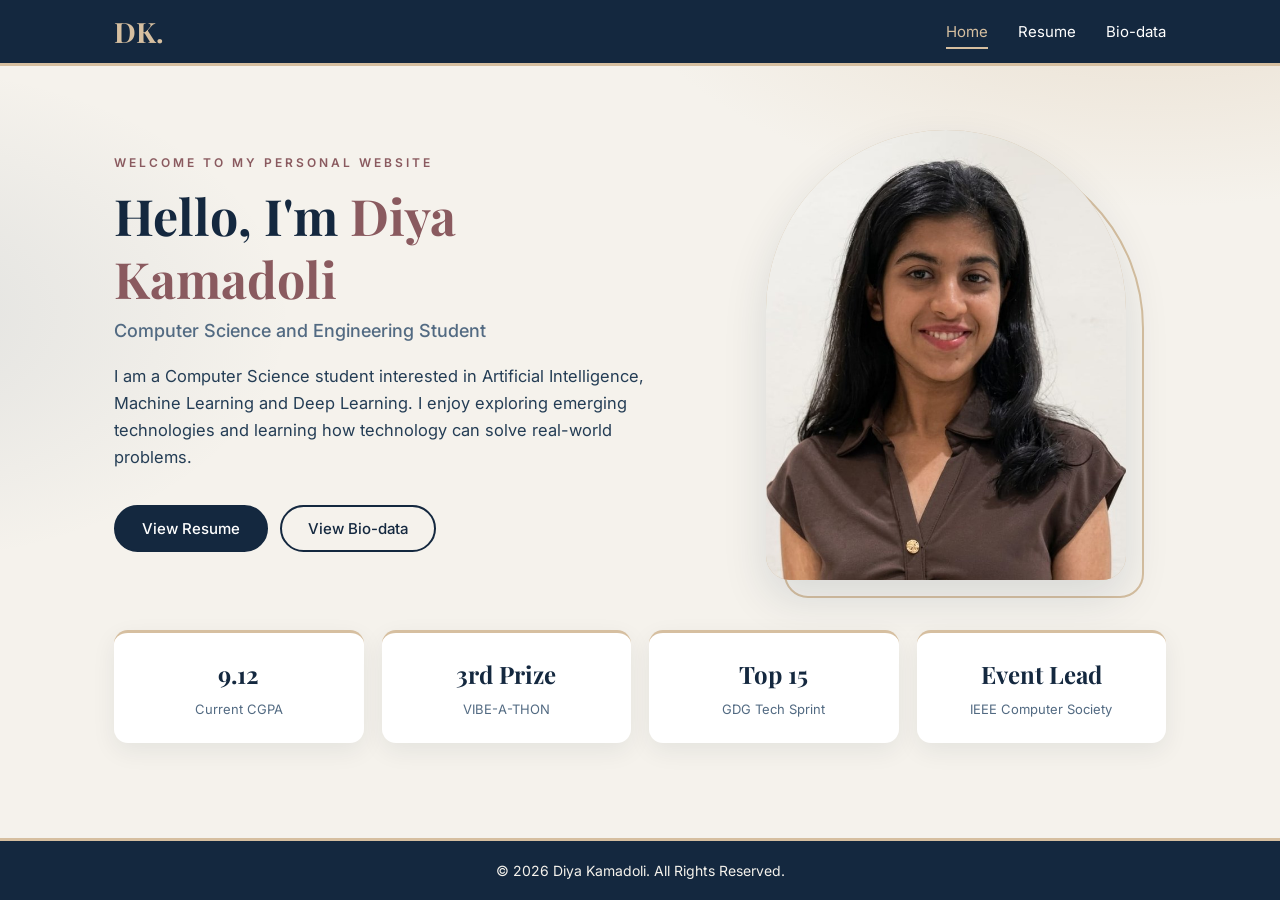
<file: index.html>
<!DOCTYPE html>
<html lang="en">
<head>
    <meta charset="UTF-8">
    <meta name="viewport" content="width=device-width, initial-scale=1.0">
    <meta name="description" content="Personal website of Diya Kamadoli, Computer Science and Engineering student.">
    <title>Diya Kamadoli | Personal Website</title>
    <link rel="icon" href="data:image/svg+xml,%3Csvg xmlns='http://www.w3.org/2000/svg' viewBox='0 0 100 100'%3E%3Crect width='100' height='100' rx='20' fill='%2314283F'/%3E%3Ctext x='50' y='66' font-size='50' text-anchor='middle' fill='%23D6BFA0' font-family='Arial' font-weight='bold'%3EDK%3C/text%3E%3C/svg%3E">

    <!-- Google Fonts: Playfair Display (headings) + Inter (text) -->
    <link rel="preconnect" href="https://fonts.googleapis.com">
    <link rel="preconnect" href="https://fonts.gstatic.com" crossorigin>
    <link href="https://fonts.googleapis.com/css2?family=Inter:wght@400;500;600&family=Playfair+Display:wght@600;700&display=swap" rel="stylesheet">

    <!-- External CSS -->
    <link rel="stylesheet" href="styleweb1.css">

    <!-- jQuery CDN (loaded before our script) -->
    <script src="https://code.jquery.com/jquery-3.7.1.min.js"></script>
    <script src="script.js" defer></script>
</head>

<body>

    <!-- Navigation Bar -->
    <header class="site-header">
        <nav class="navbar" aria-label="Main navigation">
            <h2 class="logo">DK.</h2>
            <ul class="nav-links">
                <li><a href="index.html">Home</a></li>
                <li><a href="resume.html">Resume</a></li>
                <li><a href="biodata.html">Bio-data</a></li>
            </ul>
        </nav>
    </header>

    <main class="wrap">

        <!-- Hero: text on the left, photo on the right -->
        <section class="hero">
            <div class="hero-text fade-up">
                <p class="eyebrow">Welcome to my personal website</p>
                <h1>Hello, I'm <span>Diya Kamadoli</span></h1>
                <h3>Computer Science and Engineering Student</h3>

                <p class="intro">
                    I am a Computer Science student interested in
                    Artificial Intelligence, Machine Learning and Deep Learning.
                    I enjoy exploring emerging technologies and learning
                    how technology can solve real-world problems.
                </p>

                <div class="home-buttons">
                    <a href="resume.html" class="btn">View Resume</a>
                    <a href="biodata.html" class="btn btn-outline">View Bio-data</a>
                </div>
            </div>

            <figure class="photo-frame fade-up" style="--d:.15s">
                <img src="images/profile.jpg" alt="Portrait of Diya Kamadoli" width="640" height="800">
            </figure>
        </section>

        <!-- Quick highlights taken from the resume -->
        <section class="highlights fade-up" style="--d:.3s" aria-label="Highlights">
            <div class="stat"><strong>9.12</strong><span>Current CGPA</span></div>
            <div class="stat"><strong>3rd Prize</strong><span>VIBE-A-THON</span></div>
            <div class="stat"><strong>Top 15</strong><span>GDG Tech Sprint</span></div>
            <div class="stat"><strong>Event Lead</strong><span>IEEE Computer Society</span></div>
        </section>

    </main>

    <!-- Footer -->
    <footer>
        <p>&copy; <span id="year"></span> Diya Kamadoli. All Rights Reserved.</p>
    </footer>

</body>
</html>
</file>
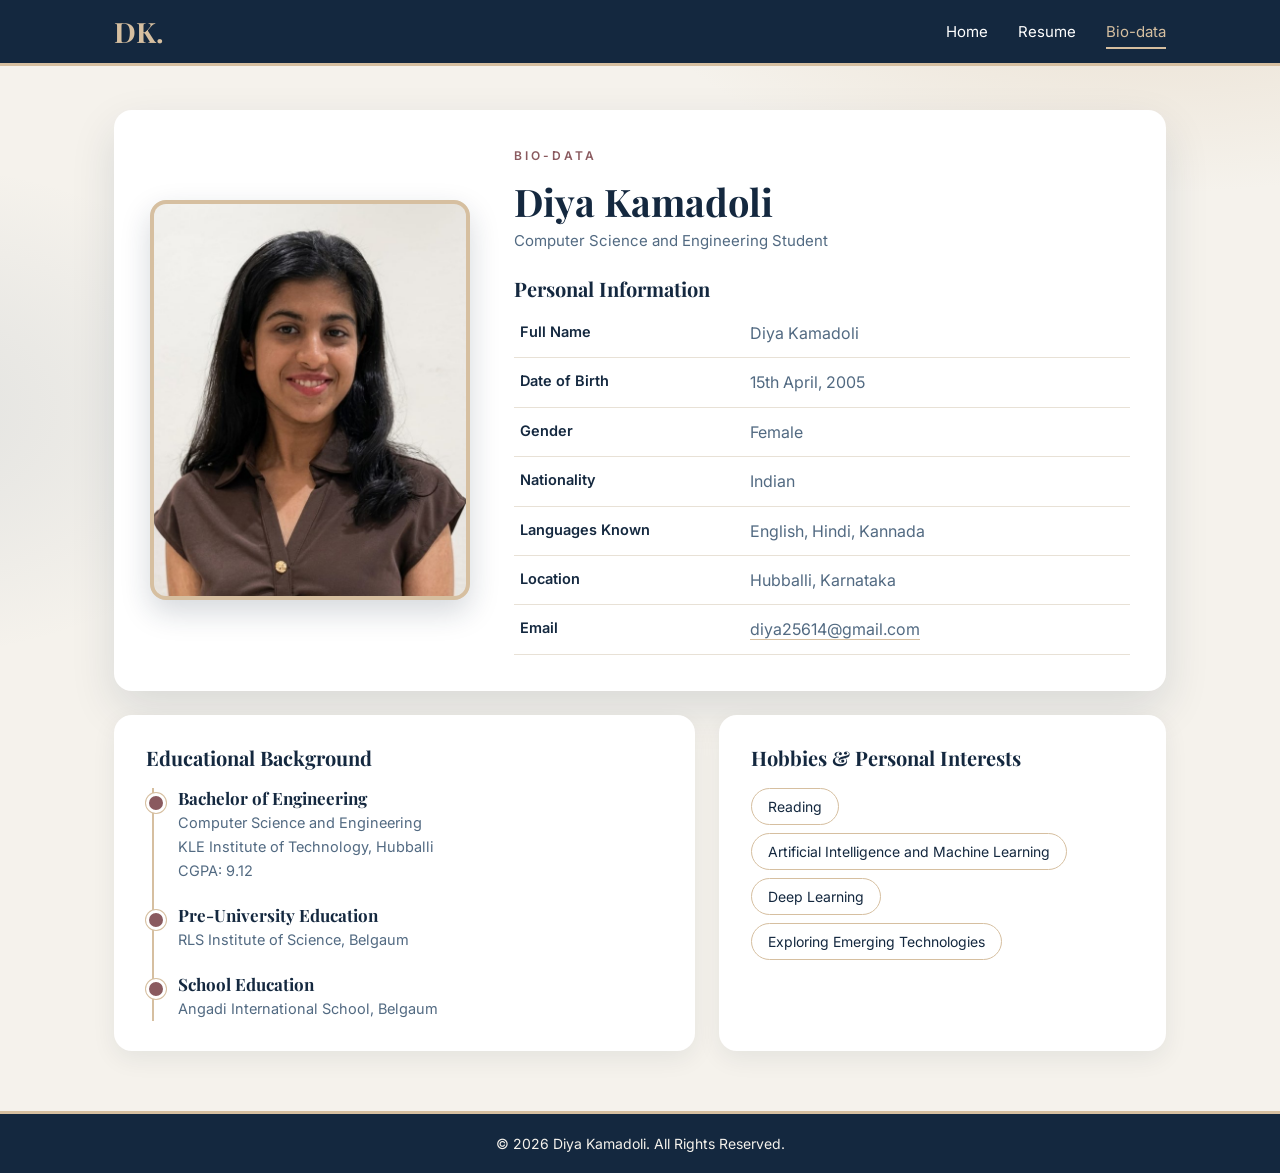
<file: biodata.html>
<!DOCTYPE html>
<html lang="en">
<head>
    <meta charset="UTF-8">
    <meta name="viewport" content="width=device-width, initial-scale=1.0">
    <meta name="description" content="Bio-data of Diya Kamadoli: personal information, education and interests.">
    <title>Bio-data | Diya Kamadoli</title>
    <link rel="icon" href="data:image/svg+xml,%3Csvg xmlns='http://www.w3.org/2000/svg' viewBox='0 0 100 100'%3E%3Crect width='100' height='100' rx='20' fill='%2314283F'/%3E%3Ctext x='50' y='66' font-size='50' text-anchor='middle' fill='%23D6BFA0' font-family='Arial' font-weight='bold'%3EDK%3C/text%3E%3C/svg%3E">

    <!-- Google Fonts: Playfair Display (headings) + Inter (text) -->
    <link rel="preconnect" href="https://fonts.googleapis.com">
    <link rel="preconnect" href="https://fonts.gstatic.com" crossorigin>
    <link href="https://fonts.googleapis.com/css2?family=Inter:wght@400;500;600&family=Playfair+Display:wght@600;700&display=swap" rel="stylesheet">

    <!-- External CSS -->
    <link rel="stylesheet" href="styleweb1.css">

    <!-- jQuery CDN (loaded before our script) -->
    <script src="https://code.jquery.com/jquery-3.7.1.min.js"></script>
    <script src="script.js" defer></script>
</head>

<body>

    <!-- Navigation Bar -->
    <header class="site-header">
        <nav class="navbar" aria-label="Main navigation">
            <h2 class="logo">DK.</h2>
            <ul class="nav-links">
                <li><a href="index.html">Home</a></li>
                <li><a href="resume.html">Resume</a></li>
                <li><a href="biodata.html">Bio-data</a></li>
            </ul>
        </nav>
    </header>

    <main class="wrap">

        <!-- Top card: photo + personal information -->
        <section class="bio-hero fade-up">
            <figure class="bio-photo">
                <img src="images/profile.jpg" alt="Portrait of Diya Kamadoli" width="640" height="800">
            </figure>

            <div class="bio-info">
                <p class="eyebrow">Bio-data</p>
                <h1>Diya Kamadoli</h1>
                <p class="role">Computer Science and Engineering Student</p>

                <h2>Personal Information</h2>
                <div class="biodata-table">
                    <div class="bio-row">
                        <strong>Full Name</strong>
                        <span>Diya Kamadoli</span>
                    </div>
                    <div class="bio-row">
                        <strong>Date of Birth</strong>
                        <span>15th April, 2005</span>
                    </div>
                    <div class="bio-row">
                        <strong>Gender</strong>
                        <span>Female</span>
                    </div>
                    <div class="bio-row">
                        <strong>Nationality</strong>
                        <span>Indian</span>
                    </div>
                    <div class="bio-row">
                        <strong>Languages Known</strong>
                        <span>English, Hindi, Kannada</span>
                    </div>
                    <div class="bio-row">
                        <strong>Location</strong>
                        <span>Hubballi, Karnataka</span>
                    </div>
                    <div class="bio-row">
                        <strong>Email</strong>
                        <span><a href="mailto:diya25614@gmail.com">diya25614@gmail.com</a></span>
                    </div>
                </div>
            </div>
        </section>

        <div class="bio-grid">

            <!-- Education as a simple timeline -->
            <section class="bio-card fade-up" style="--d:.15s">
                <h2>Educational Background</h2>
                <ul class="timeline">
                    <li>
                        <h3>Bachelor of Engineering</h3>
                        <p>Computer Science and Engineering</p>
                        <p>KLE Institute of Technology, Hubballi</p>
                        <p>CGPA: 9.12</p>
                    </li>
                    <li>
                        <h3>Pre-University Education</h3>
                        <p>RLS Institute of Science, Belgaum</p>
                    </li>
                    <li>
                        <h3>School Education</h3>
                        <p>Angadi International School, Belgaum</p>
                    </li>
                </ul>
            </section>

            <!-- Hobbies -->
            <section class="bio-card fade-up" style="--d:.3s">
                <h2>Hobbies &amp; Personal Interests</h2>
                <div class="chips chips-light">
                    <span>Reading</span>
                    <span>Artificial Intelligence and Machine Learning</span>
                    <span>Deep Learning</span>
                    <span>Exploring Emerging Technologies</span>
                </div>
            </section>

        </div>
    </main>

    <!-- Footer -->
    <footer>
        <p>&copy; <span id="year"></span> Diya Kamadoli. All Rights Reserved.</p>
    </footer>

</body>
</html>
</file>
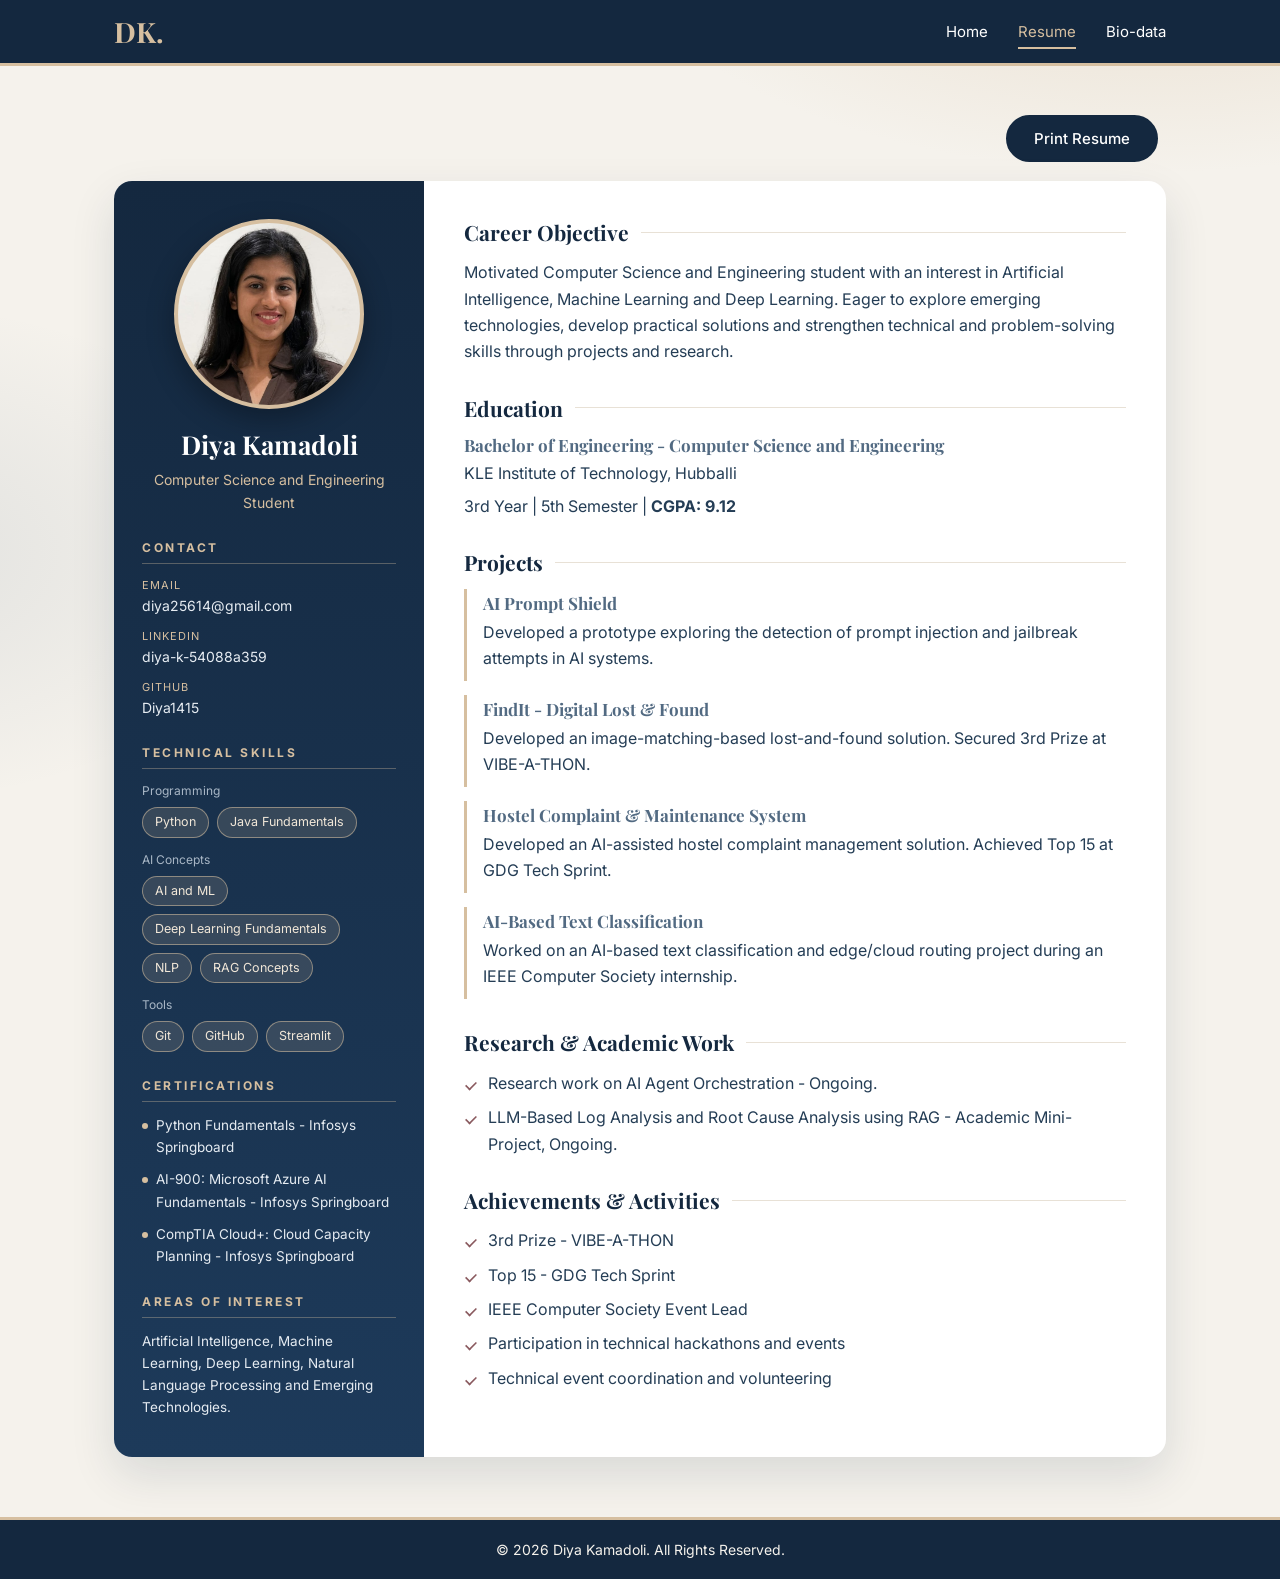
<file: resume.html>
<!DOCTYPE html>
<html lang="en">
<head>
    <meta charset="UTF-8">
    <meta name="viewport" content="width=device-width, initial-scale=1.0">
    <meta name="description" content="Resume of Diya Kamadoli: education, skills, projects, achievements and certifications.">
    <title>Resume | Diya Kamadoli</title>
    <link rel="icon" href="data:image/svg+xml,%3Csvg xmlns='http://www.w3.org/2000/svg' viewBox='0 0 100 100'%3E%3Crect width='100' height='100' rx='20' fill='%2314283F'/%3E%3Ctext x='50' y='66' font-size='50' text-anchor='middle' fill='%23D6BFA0' font-family='Arial' font-weight='bold'%3EDK%3C/text%3E%3C/svg%3E">

    <!-- Google Fonts: Playfair Display (headings) + Inter (text) -->
    <link rel="preconnect" href="https://fonts.googleapis.com">
    <link rel="preconnect" href="https://fonts.gstatic.com" crossorigin>
    <link href="https://fonts.googleapis.com/css2?family=Inter:wght@400;500;600&family=Playfair+Display:wght@600;700&display=swap" rel="stylesheet">

    <!-- External CSS -->
    <link rel="stylesheet" href="styleweb1.css">

    <!-- jQuery CDN (loaded before our script) -->
    <script src="https://code.jquery.com/jquery-3.7.1.min.js"></script>
    <script src="script.js" defer></script>
</head>

<body>

    <!-- Navigation Bar -->
    <header class="site-header">
        <nav class="navbar" aria-label="Main navigation">
            <h2 class="logo">DK.</h2>
            <ul class="nav-links">
                <li><a href="index.html">Home</a></li>
                <li><a href="resume.html">Resume</a></li>
                <li><a href="biodata.html">Bio-data</a></li>
            </ul>
        </nav>
    </header>

    <main class="wrap">

        <!-- Print button (hidden when printing) -->
        <div class="page-actions">
            <button type="button" id="printBtn" class="btn">Print Resume</button>
        </div>

        <div class="resume-card fade-up">

            <!-- ===== Left sidebar ===== -->
            <aside class="resume-side">
                <img class="avatar" src="images/profile.jpg" alt="Portrait of Diya Kamadoli" width="190" height="190">
                <h1>Diya Kamadoli</h1>
                <p class="role">Computer Science and Engineering Student</p>

                <h2>Contact</h2>
                <ul class="contact-list">
                    <li><span>Email</span><a href="mailto:diya25614@gmail.com">diya25614@gmail.com</a></li>
                    <li><span>LinkedIn</span><a href="https://www.linkedin.com/in/diya-k-54088a359/" target="_blank" rel="noopener noreferrer">diya-k-54088a359</a></li>
                    <li><span>GitHub</span><a href="https://github.com/Diya1415" target="_blank" rel="noopener noreferrer">Diya1415</a></li>
                </ul>

                <h2>Technical Skills</h2>
                <p class="skill-label">Programming</p>
                <div class="chips"><span>Python</span><span>Java Fundamentals</span></div>
                <p class="skill-label">AI Concepts</p>
                <div class="chips">
                    <span>AI and ML</span><span>Deep Learning Fundamentals</span>
                    <span>NLP</span><span>RAG Concepts</span>
                </div>
                <p class="skill-label">Tools</p>
                <div class="chips"><span>Git</span><span>GitHub</span><span>Streamlit</span></div>

                <h2>Certifications</h2>
                <ul class="side-list">
                    <li>Python Fundamentals - Infosys Springboard</li>
                    <li>AI-900: Microsoft Azure AI Fundamentals - Infosys Springboard</li>
                    <li>CompTIA Cloud+: Cloud Capacity Planning - Infosys Springboard</li>
                </ul>

                <h2>Areas of Interest</h2>
                <p class="side-text">
                    Artificial Intelligence, Machine Learning, Deep Learning,
                    Natural Language Processing and Emerging Technologies.
                </p>
            </aside>

            <!-- ===== Main column ===== -->
            <div class="resume-main">

                <section class="resume-section">
                    <h2>Career Objective</h2>
                    <p>
                        Motivated Computer Science and Engineering student with
                        an interest in Artificial Intelligence, Machine Learning
                        and Deep Learning. Eager to explore emerging technologies,
                        develop practical solutions and strengthen technical
                        and problem-solving skills through projects and research.
                    </p>
                </section>

                <section class="resume-section">
                    <h2>Education</h2>
                    <div class="details">
                        <h3>Bachelor of Engineering - Computer Science and Engineering</h3>
                        <p>KLE Institute of Technology, Hubballi</p>
                        <p>3rd Year | 5th Semester | <strong>CGPA: 9.12</strong></p>
                    </div>
                </section>

                <section class="resume-section">
                    <h2>Projects</h2>

                    <div class="details project">
                        <h3>AI Prompt Shield</h3>
                        <p>Developed a prototype exploring the detection of prompt injection and jailbreak attempts in AI systems.</p>
                    </div>

                    <div class="details project">
                        <h3>FindIt - Digital Lost &amp; Found</h3>
                        <p>Developed an image-matching-based lost-and-found solution. Secured 3rd Prize at VIBE-A-THON.</p>
                    </div>

                    <div class="details project">
                        <h3>Hostel Complaint &amp; Maintenance System</h3>
                        <p>Developed an AI-assisted hostel complaint management solution. Achieved Top 15 at GDG Tech Sprint.</p>
                    </div>

                    <div class="details project">
                        <h3>AI-Based Text Classification</h3>
                        <p>Worked on an AI-based text classification and edge/cloud routing project during an IEEE Computer Society internship.</p>
                    </div>
                </section>

                <section class="resume-section">
                    <h2>Research &amp; Academic Work</h2>
                    <ul class="tick-list">
                        <li>Research work on AI Agent Orchestration - Ongoing.</li>
                        <li>LLM-Based Log Analysis and Root Cause Analysis using RAG - Academic Mini-Project, Ongoing.</li>
                    </ul>
                </section>

                <section class="resume-section">
                    <h2>Achievements &amp; Activities</h2>
                    <ul class="tick-list">
                        <li>3rd Prize - VIBE-A-THON</li>
                        <li>Top 15 - GDG Tech Sprint</li>
                        <li>IEEE Computer Society Event Lead</li>
                        <li>Participation in technical hackathons and events</li>
                        <li>Technical event coordination and volunteering</li>
                    </ul>
                </section>

            </div>
        </div>

    </main>

    <!-- Footer -->
    <footer>
        <p>&copy; <span id="year"></span> Diya Kamadoli. All Rights Reserved.</p>
    </footer>

</body>
</html>
</file>
<file: styleweb1.css>
/* =========================================================
   Diya Kamadoli - Personal Website
   Palette: navy + sand + soft rose on warm cream
   ========================================================= */

:root {
    --navy:  #14283F;   /* main dark colour */
    --navy2: #1D3A5A;   /* lighter navy for gradients */
    --slate: #526A82;   /* secondary text */
    --sand:  #D6BFA0;   /* accent / borders */
    --rose:  #8A5A5F;   /* small highlights */
    --cream: #F5F2EC;   /* page background */
    --ink:   #243D55;   /* body text */
    --line:  #E8E1D6;   /* soft dividers */
    --shadow: 0 18px 45px rgba(20, 40, 63, 0.12);
}

* { margin: 0; padding: 0; box-sizing: border-box; }

body {
    font-family: 'Inter', Arial, sans-serif;
    color: var(--ink);
    line-height: 1.65;
    min-height: 100vh;
    display: flex;
    flex-direction: column;
    /* soft glow in two corners so the page isn't flat */
    background:
        radial-gradient(900px 420px at 90% -5%, rgba(214, 191, 160, 0.40), transparent 60%),
        radial-gradient(700px 420px at -10% 35%, rgba(82, 106, 130, 0.12), transparent 60%),
        var(--cream);
}

h1, h2, h3 { font-family: 'Playfair Display', Georgia, serif; color: var(--navy); line-height: 1.25; }
a { color: inherit; }
img { display: block; max-width: 100%; }

/* ---------- Navigation ---------- */
.site-header { position: sticky; top: 0; z-index: 10; background: var(--navy); border-bottom: 3px solid var(--sand); }
.navbar { max-width: 1100px; margin: 0 auto; padding: 14px 24px; display: flex; justify-content: space-between; align-items: center; }
.logo { font-family: 'Playfair Display', Georgia, serif; color: var(--sand); font-size: 28px; }
.nav-links { display: flex; list-style: none; gap: 30px; }
.nav-links a { text-decoration: none; color: #fff; font-size: 15px; padding: 6px 0; border-bottom: 2px solid transparent; transition: 0.3s; }
.nav-links a:hover, .nav-links a.active { color: var(--sand); border-bottom-color: var(--sand); }

/* ---------- Shared layout ---------- */
.wrap { flex: 1; width: 100%; max-width: 1100px; margin: 0 auto; padding: 44px 24px 20px; }

.eyebrow { color: var(--rose); letter-spacing: 3px; font-size: 12px; font-weight: 600; text-transform: uppercase; margin-bottom: 12px; }

/* Buttons */
.btn { display: inline-block; background: var(--navy); color: #fff; padding: 12px 26px; text-decoration: none; border: 2px solid var(--navy); border-radius: 999px; cursor: pointer; font: 500 15px 'Inter', Arial, sans-serif; margin: 5px 8px 5px 0; transition: 0.3s; }
.btn:hover { background: var(--slate); border-color: var(--slate); transform: translateY(-2px); }
.btn-outline { background: transparent; color: var(--navy); }
.btn-outline:hover { background: var(--navy); border-color: var(--navy); color: #fff; }

/* Keyboard focus */
a:focus-visible, button:focus-visible { outline: 3px solid var(--sand); outline-offset: 3px; }

/* Gentle fade-in when a page loads */
.fade-up { animation: fadeUp 0.7s ease both; animation-delay: var(--d, 0s); }
@keyframes fadeUp { from { opacity: 0; transform: translateY(18px); } to { opacity: 1; transform: none; } }

/* Chips (small rounded tags) */
.chips { display: flex; flex-wrap: wrap; gap: 8px; margin-bottom: 6px; }
.chips span { font-size: 12.5px; padding: 4px 12px; border-radius: 999px; background: rgba(214, 191, 160, 0.16); border: 1px solid rgba(214, 191, 160, 0.55); color: #F1E7D8; }
.chips-light span { background: #fff; border-color: var(--sand); color: var(--navy); font-size: 14px; padding: 6px 16px; }

/* ---------- Home page ---------- */
.hero { display: grid; grid-template-columns: 1.25fr 1fr; gap: 60px; align-items: center; padding: 20px 0 50px; }
.hero h1 { font-size: 50px; margin-bottom: 10px; }
.hero h1 span { color: var(--rose); }
.hero h3 { font-family: 'Inter', Arial, sans-serif; font-weight: 500; font-size: 18px; color: var(--slate); margin-bottom: 20px; }
.intro { font-size: 16.5px; margin-bottom: 28px; max-width: 540px; }

/* Arch-shaped photo with an offset outline behind it */
.photo-frame { position: relative; width: min(100%, 360px); margin: 0 auto; }
.photo-frame::before { content: ""; position: absolute; inset: 18px -18px -18px 18px; border: 2px solid var(--sand); border-radius: 180px 180px 24px 24px; }
.photo-frame img { position: relative; width: 100%; height: auto; aspect-ratio: 4 / 5; object-fit: cover; object-position: 50% 15%; border-radius: 180px 180px 24px 24px; box-shadow: var(--shadow); background: var(--sand); }

/* Highlight cards */
.highlights { display: grid; grid-template-columns: repeat(4, 1fr); gap: 18px; }
.stat { background: #fff; border-radius: 14px; padding: 22px 18px; text-align: center; border-top: 3px solid var(--sand); box-shadow: 0 8px 24px rgba(20, 40, 63, 0.07); transition: 0.3s; }
.stat:hover { transform: translateY(-5px); box-shadow: var(--shadow); }
.stat strong { display: block; font-family: 'Playfair Display', Georgia, serif; font-size: 24px; color: var(--navy); }
.stat span { font-size: 13px; color: var(--slate); }

/* ---------- Resume page ---------- */
.page-actions { text-align: right; margin-bottom: 14px; }

.resume-card { display: grid; grid-template-columns: 310px 1fr; background: #fff; border-radius: 18px; overflow: hidden; box-shadow: var(--shadow); }

/* Left sidebar */
.resume-side { background: linear-gradient(180deg, var(--navy) 0%, var(--navy2) 100%); color: #E6ECF2; padding: 38px 28px; }
.avatar { width: 190px; height: 190px; margin: 0 auto 20px; border-radius: 50%; object-fit: cover; object-position: 50% 22%; border: 4px solid var(--sand); box-shadow: 0 10px 28px rgba(0, 0, 0, 0.3); background: var(--sand); }
.resume-side h1 { color: #fff; font-size: 26px; text-align: center; }
.role { color: var(--sand); text-align: center; font-size: 14px; margin: 6px 0 26px; }
.resume-side h2 { color: var(--sand); font-family: 'Inter', Arial, sans-serif; font-size: 12px; letter-spacing: 2.5px; text-transform: uppercase; margin: 26px 0 12px; padding-bottom: 8px; border-bottom: 1px solid rgba(214, 191, 160, 0.35); }
.contact-list, .side-list { list-style: none; }
.contact-list li { margin-bottom: 10px; font-size: 14px; }
.contact-list span { display: block; font-size: 11px; color: var(--sand); text-transform: uppercase; letter-spacing: 1px; }
.contact-list a { text-decoration: none; word-break: break-all; }
.contact-list a:hover { color: var(--sand); }
.skill-label { font-size: 12px; color: #A9B7C6; margin: 12px 0 6px; }
.side-list li { font-size: 13.5px; margin-bottom: 10px; padding-left: 14px; position: relative; }
.side-list li::before { content: ""; position: absolute; left: 0; top: 9px; width: 6px; height: 6px; border-radius: 50%; background: var(--sand); }
.side-text { font-size: 13.5px; }

/* Right column */
.resume-main { padding: 38px 40px; }
.resume-section { margin-bottom: 30px; }
.resume-section:last-child { margin-bottom: 0; }
.resume-section h2 { font-size: 21px; margin-bottom: 14px; display: flex; align-items: center; gap: 12px; }
.resume-section h2::after { content: ""; flex: 1; height: 1px; background: var(--line); }
.resume-section h3 { font-size: 17px; color: var(--slate); margin-bottom: 4px; }
.resume-section p { margin-bottom: 6px; }
.details { margin-bottom: 16px; }
.project { border-left: 3px solid var(--sand); padding: 4px 0 4px 16px; margin-bottom: 14px; }

/* Lists with small tick marks */
.tick-list { list-style: none; }
.tick-list li { position: relative; padding-left: 24px; margin-bottom: 8px; }
.tick-list li::before { content: ""; position: absolute; left: 3px; top: 8px; width: 6px; height: 11px; border: solid var(--rose); border-width: 0 2px 2px 0; transform: rotate(45deg) scale(0.8); }

/* ---------- Bio-data page ---------- */
.bio-hero { display: grid; grid-template-columns: 320px 1fr; gap: 44px; align-items: center; background: #fff; border-radius: 18px; padding: 36px; box-shadow: var(--shadow); }
.bio-photo img { width: 100%; height: auto; aspect-ratio: 4 / 5; object-fit: cover; object-position: 50% 15%; border-radius: 16px; border: 4px solid var(--sand); box-shadow: 0 12px 30px rgba(20, 40, 63, 0.18); background: var(--sand); }
.bio-info h1 { font-size: 38px; }
.bio-info .role { text-align: left; color: var(--slate); margin: 4px 0 22px; font-size: 15px; }
.bio-info h2 { font-size: 20px; margin-bottom: 8px; }

.bio-row { display: grid; grid-template-columns: 38% 62%; padding: 11px 6px; border-bottom: 1px solid var(--line); }
.bio-row strong { color: var(--navy); font-weight: 600; font-size: 14.5px; }
.bio-row span { color: var(--slate); }
.bio-row a { color: var(--slate); text-decoration: none; border-bottom: 1px solid var(--sand); word-break: break-all; }
.bio-row a:hover { color: var(--navy); }

.bio-grid { display: grid; grid-template-columns: 1.3fr 1fr; gap: 24px; margin-top: 24px; }
.bio-card { background: #fff; border-radius: 18px; padding: 30px 32px; box-shadow: 0 8px 24px rgba(20, 40, 63, 0.07); }
.bio-card h2 { font-size: 20px; margin-bottom: 18px; }

/* Education timeline: vertical line with dots */
.timeline { list-style: none; border-left: 2px solid var(--sand); margin-left: 6px; }
.timeline li { position: relative; padding: 0 0 22px 24px; }
.timeline li:last-child { padding-bottom: 0; }
.timeline li::before { content: ""; position: absolute; left: -8px; top: 5px; width: 14px; height: 14px; border-radius: 50%; background: var(--rose); border: 3px solid #fff; box-shadow: 0 0 0 1px var(--sand); }
.timeline h3 { font-size: 17px; margin-bottom: 2px; }
.timeline p { color: var(--slate); font-size: 14.5px; }

/* ---------- Footer ---------- */
footer { background: var(--navy); color: var(--cream); text-align: center; padding: 18px; margin-top: 40px; font-size: 14px; border-top: 3px solid var(--sand); }

/* ---------- Tablet / mobile ---------- */
@media (max-width: 900px) {
    .hero { grid-template-columns: 1fr; gap: 40px; text-align: center; }
    .hero h1 { font-size: 40px; }
    .intro { margin-left: auto; margin-right: auto; }
    .photo-frame { order: -1; width: min(70%, 300px); }
    .highlights { grid-template-columns: repeat(2, 1fr); }
    .resume-card { grid-template-columns: 1fr; }
    .bio-hero { grid-template-columns: 1fr; padding: 26px; gap: 28px; }
    .bio-photo { width: min(70%, 280px); margin: 0 auto; }
    .bio-grid { grid-template-columns: 1fr; }
}
@media (max-width: 560px) {
    .navbar { flex-direction: column; gap: 8px; padding: 12px; }
    .nav-links { gap: 20px; }
    .wrap { padding: 26px 14px 10px; }
    .resume-main, .resume-side { padding: 28px 22px; }
    .bio-row { grid-template-columns: 1fr; gap: 2px; }
    .page-actions { text-align: center; }
}

/* Respect people who turn animations off */
@media (prefers-reduced-motion: reduce) {
    .fade-up { animation: none; }
    * { transition: none !important; }
}

/* ---------- Print (Ctrl+P / Print Resume button) ---------- */
@page { margin: 10mm; }
@media print {
    body { background: #fff; }
    .site-header, footer, .page-actions { display: none; }
    .wrap { padding: 0; max-width: 100%; }
    .fade-up { animation: none; }
    .resume-card { box-shadow: none; border-radius: 0; grid-template-columns: 270px 1fr; }
    .resume-side, .avatar, .chips span { -webkit-print-color-adjust: exact; print-color-adjust: exact; }
    .resume-side { padding: 24px 20px; }
    .resume-main { padding: 24px 26px; }
    .resume-section, .project { break-inside: avoid; }
}
</file>
